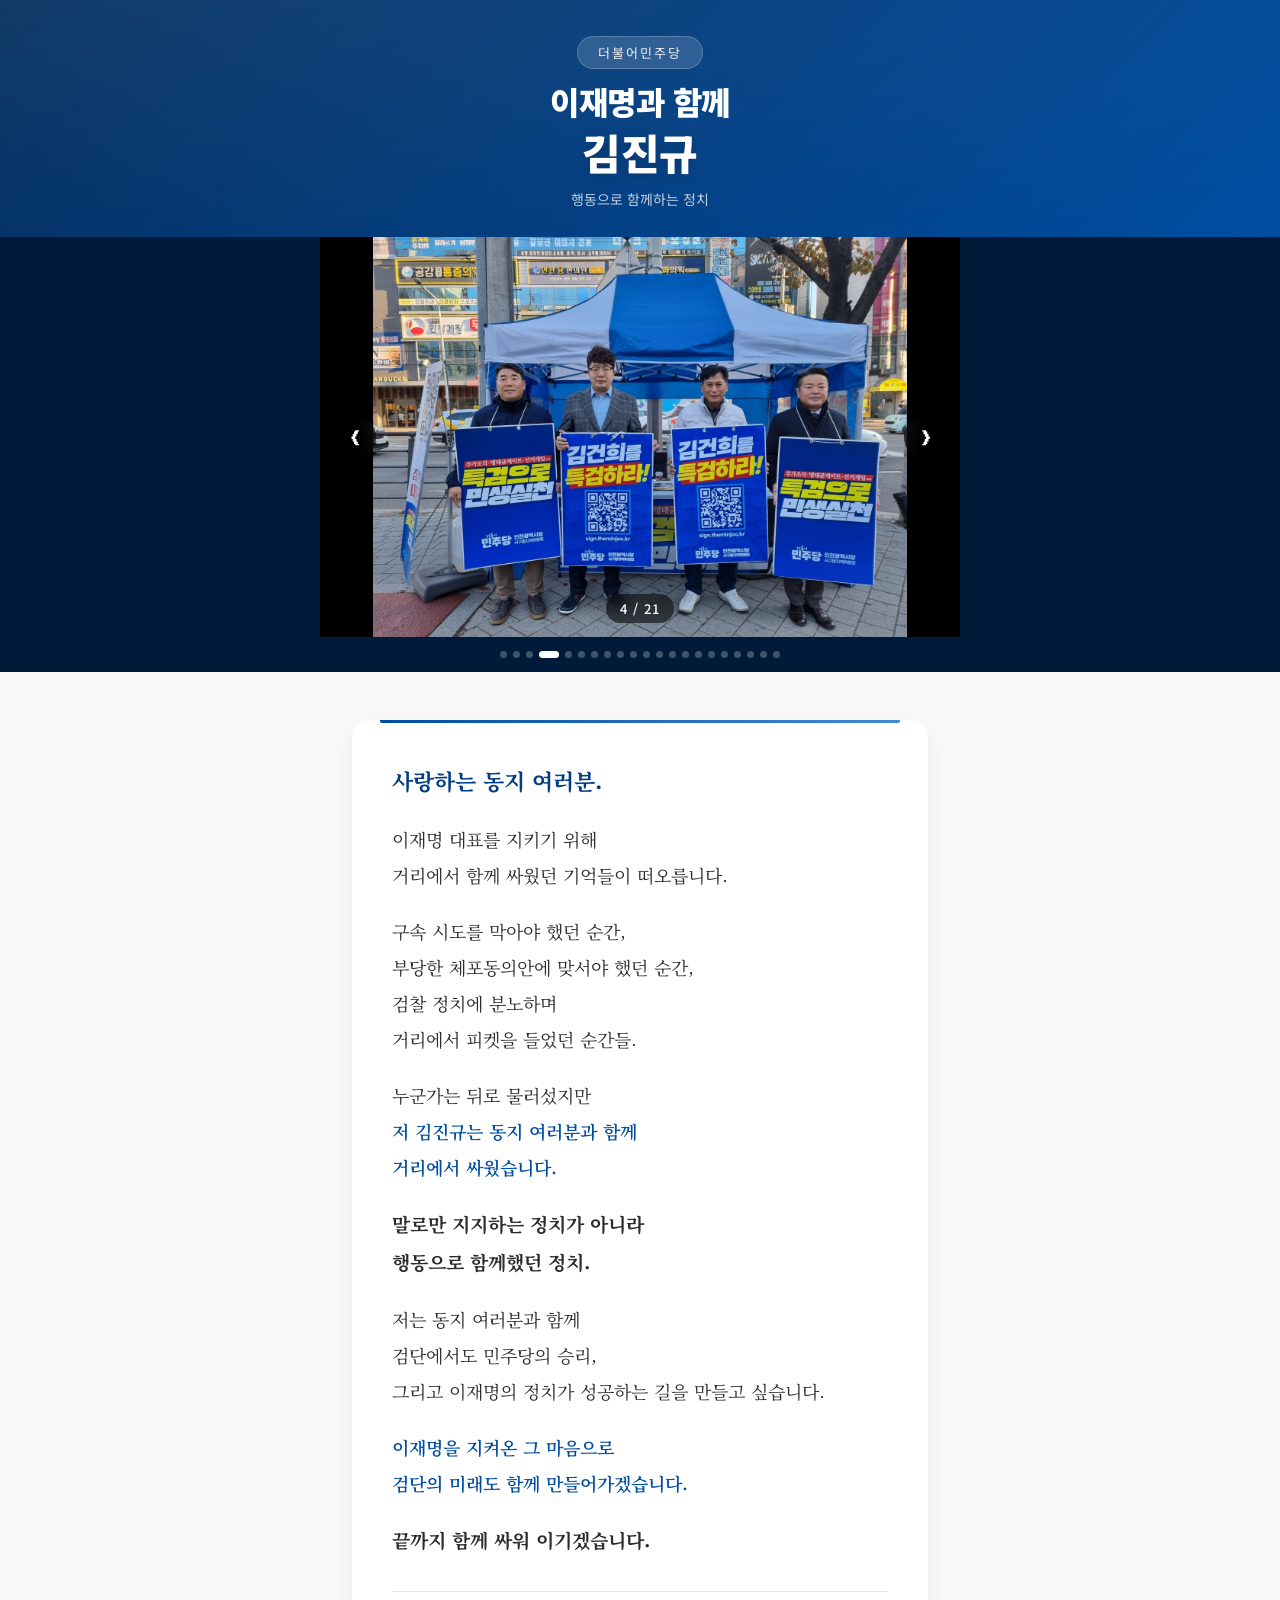
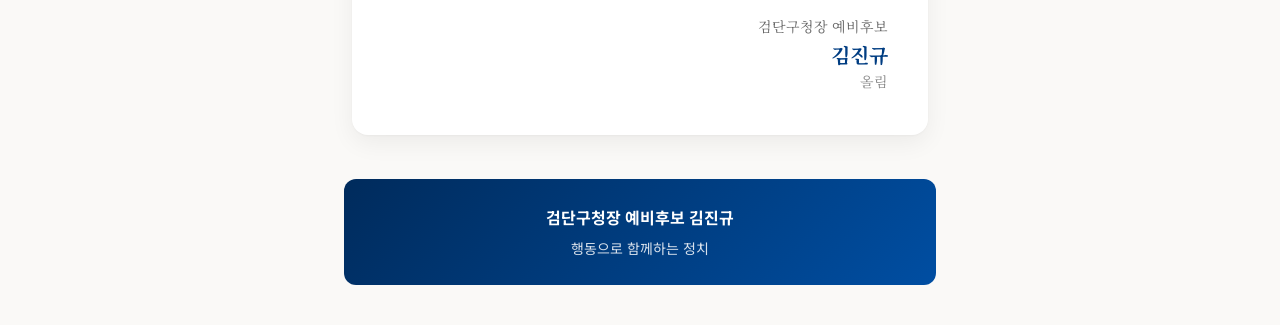
<file: index.html>
<!DOCTYPE html>
<html lang="ko">
<head>
    <meta charset="UTF-8">
    <meta name="viewport" content="width=device-width, initial-scale=1.0, user-scalable=no">
    <title>이재명과 함께 김진규</title>
    <meta name="description" content="행동으로 함께하는 정치 - 검단구청장 예비후보 김진규">
    <meta property="og:title" content="이재명과 함께 김진규">
    <meta property="og:description" content="행동으로 함께하는 정치 - 끝까지 함께 싸워 이기겠습니다.">
    <meta property="og:type" content="website">
    <style>
        @import url('https://fonts.googleapis.com/css2?family=Noto+Sans+KR:wght@400;500;700;900&family=Noto+Serif+KR:wght@400;600;700&display=swap');

        * {
            margin: 0;
            padding: 0;
            box-sizing: border-box;
        }

        :root {
            --blue-900: #001a3a;
            --blue-800: #002b5c;
            --blue-700: #003d82;
            --blue-600: #004EA2;
            --blue-500: #1a6abf;
            --blue-400: #3d8ad9;
            --blue-100: #dbeafe;
            --gold: #d4a843;
            --warm-white: #faf9f7;
        }

        html {
            scroll-behavior: smooth;
        }

        body {
            font-family: 'Noto Sans KR', sans-serif;
            background: var(--warm-white);
            color: #1a1a1a;
            overflow-x: hidden;
            -webkit-font-smoothing: antialiased;
        }

        /* ===== HEADER ===== */
        .header {
            background: linear-gradient(135deg, var(--blue-800) 0%, var(--blue-600) 100%);
            padding: 24px 20px 20px;
            text-align: center;
            position: relative;
            overflow: hidden;
        }

        .header::before {
            content: '';
            position: absolute;
            top: -50%;
            left: -50%;
            width: 200%;
            height: 200%;
            background: radial-gradient(ellipse at 30% 20%, rgba(255,255,255,0.08) 0%, transparent 60%);
            pointer-events: none;
        }

        .header-badge {
            display: inline-block;
            background: rgba(255,255,255,0.15);
            backdrop-filter: blur(10px);
            border: 1px solid rgba(255,255,255,0.2);
            border-radius: 50px;
            padding: 6px 20px;
            font-size: 13px;
            color: rgba(255,255,255,0.9);
            letter-spacing: 2px;
            margin-bottom: 12px;
        }

        .header h1 {
            font-family: 'Noto Sans KR', sans-serif;
            font-weight: 900;
            font-size: 28px;
            color: #fff;
            letter-spacing: -0.5px;
            line-height: 1.3;
        }

        .header h1 .name {
            font-size: 36px;
            display: block;
            margin-top: 2px;
            text-shadow: 0 2px 12px rgba(0,0,0,0.2);
        }

        .header-sub {
            margin-top: 10px;
            font-size: 14px;
            color: rgba(255,255,255,0.75);
            font-weight: 400;
        }

        /* ===== SLIDER ===== */
        .slider-section {
            background: var(--blue-900);
            position: relative;
        }

        .slider-container {
            position: relative;
            width: 100%;
            max-width: 640px;
            margin: 0 auto;
            overflow: hidden;
            touch-action: pan-y;
            aspect-ratio: 4/3;
            background: #000;
        }

        .slider-track {
            display: flex;
            transition: transform 0.4s cubic-bezier(0.25, 0.1, 0.25, 1);
            height: 100%;
        }

        .slider-track.dragging {
            transition: none;
        }

        .slide {
            min-width: 100%;
            height: 100%;
            display: flex;
            align-items: center;
            justify-content: center;
            background: #000;
        }

        .slide img {
            width: 100%;
            height: 100%;
            object-fit: contain;
            user-select: none;
            -webkit-user-drag: none;
        }

        .slider-btn {
            position: absolute;
            top: 50%;
            transform: translateY(-50%);
            width: 44px;
            height: 44px;
            border-radius: 50%;
            border: none;
            background: rgba(0,0,0,0.45);
            backdrop-filter: blur(8px);
            color: #fff;
            font-size: 20px;
            cursor: pointer;
            z-index: 10;
            display: flex;
            align-items: center;
            justify-content: center;
            transition: background 0.2s, transform 0.2s;
        }

        .slider-btn:hover {
            background: rgba(0,0,0,0.7);
            transform: translateY(-50%) scale(1.05);
        }

        .slider-btn:active {
            transform: translateY(-50%) scale(0.95);
        }

        .slider-btn.prev { left: 12px; }
        .slider-btn.next { right: 12px; }

        .slider-counter {
            position: absolute;
            bottom: 14px;
            left: 50%;
            transform: translateX(-50%);
            background: rgba(0,0,0,0.55);
            backdrop-filter: blur(8px);
            color: #fff;
            font-size: 13px;
            font-weight: 500;
            padding: 5px 14px;
            border-radius: 20px;
            z-index: 10;
            letter-spacing: 1px;
        }

        .slider-dots {
            display: flex;
            justify-content: center;
            gap: 6px;
            padding: 14px 20px;
            background: var(--blue-900);
            flex-wrap: wrap;
        }

        .slider-dot {
            width: 7px;
            height: 7px;
            border-radius: 50%;
            background: rgba(255,255,255,0.25);
            border: none;
            cursor: pointer;
            transition: all 0.3s;
            padding: 0;
        }

        .slider-dot.active {
            background: #fff;
            width: 20px;
            border-radius: 4px;
        }

        /* ===== LETTER ===== */
        .letter-section {
            max-width: 640px;
            margin: 0 auto;
            padding: 40px 24px 20px;
        }

        .letter-card {
            background: #fff;
            border-radius: 16px;
            padding: 36px 28px;
            box-shadow:
                0 1px 3px rgba(0,0,0,0.04),
                0 8px 24px rgba(0,0,0,0.06);
            position: relative;
        }

        .letter-card::before {
            content: '';
            position: absolute;
            top: 0;
            left: 28px;
            right: 28px;
            height: 3px;
            background: linear-gradient(90deg, var(--blue-600), var(--blue-400));
            border-radius: 0 0 2px 2px;
        }

        .letter-greeting {
            font-family: 'Noto Serif KR', serif;
            font-size: 22px;
            font-weight: 700;
            color: var(--blue-700);
            margin-bottom: 24px;
            line-height: 1.5;
        }

        .letter-body {
            font-family: 'Noto Serif KR', serif;
            font-size: 18px;
            line-height: 2;
            color: #2c2c2c;
            word-break: keep-all;
        }

        .letter-body p {
            margin-bottom: 20px;
        }

        .letter-body .highlight {
            color: var(--blue-600);
            font-weight: 600;
        }

        .letter-body .emphasis {
            font-weight: 700;
            font-size: 19px;
        }

        .letter-sign {
            margin-top: 32px;
            padding-top: 24px;
            border-top: 1px solid #e8e8e8;
            text-align: right;
            font-family: 'Noto Serif KR', serif;
        }

        .letter-sign .role {
            font-size: 14px;
            color: #666;
            margin-bottom: 4px;
        }

        .letter-sign .name {
            font-size: 20px;
            font-weight: 700;
            color: var(--blue-700);
        }

        .letter-sign .olim {
            font-size: 14px;
            color: #888;
            margin-top: 2px;
        }

        /* ===== FOOTER ===== */
        .footer {
            max-width: 640px;
            margin: 0 auto;
            padding: 20px 24px 40px;
        }

        .footer-inner {
            background: linear-gradient(135deg, var(--blue-800), var(--blue-600));
            border-radius: 12px;
            padding: 24px;
            text-align: center;
            color: rgba(255,255,255,0.85);
            font-size: 14px;
            line-height: 1.8;
        }

        .footer-inner strong {
            color: #fff;
            font-size: 16px;
            display: block;
            margin-bottom: 4px;
        }

        /* ===== RESPONSIVE ===== */
        @media (max-width: 420px) {
            .header h1 { font-size: 22px; }
            .header h1 .name { font-size: 30px; }
            .letter-card { padding: 28px 22px; }
            .letter-greeting { font-size: 20px; }
            .letter-body { font-size: 17px; }
            .slider-btn { width: 38px; height: 38px; font-size: 18px; }
        }

        @media (min-width: 641px) {
            .slider-container { aspect-ratio: 16/10; }
            .header { padding: 36px 20px 28px; }
            .header h1 { font-size: 32px; }
            .header h1 .name { font-size: 42px; }
            .letter-section { padding: 48px 32px 24px; }
            .letter-card { padding: 44px 40px; }
        }

        /* Preload animation */
        .fade-in {
            opacity: 0;
            transform: translateY(20px);
            animation: fadeUp 0.6s ease forwards;
        }

        .fade-in.delay-1 { animation-delay: 0.15s; }
        .fade-in.delay-2 { animation-delay: 0.3s; }

        @keyframes fadeUp {
            to {
                opacity: 1;
                transform: translateY(0);
            }
        }
    </style>
</head>
<body>

    <!-- HEADER -->
    <header class="header">
        <div class="header-badge">더불어민주당</div>
        <h1>
            이재명과 함께
            <span class="name">김진규</span>
        </h1>
        <p class="header-sub">행동으로 함께하는 정치</p>
    </header>

    <!-- PHOTO SLIDER -->
    <section class="slider-section">
        <div class="slider-container" id="slider">
            <div class="slider-track" id="sliderTrack">
                <div class="slide"><img src="images/KakaoTalk_20260310_152317696.jpg" alt="거리에서 함께한 순간 1" loading="eager"></div>
                <div class="slide"><img src="images/KakaoTalk_20260310_152317696_01.jpg" alt="거리에서 함께한 순간 2" loading="lazy"></div>
                <div class="slide"><img src="images/KakaoTalk_20260310_152317696_02.jpg" alt="거리에서 함께한 순간 3" loading="lazy"></div>
                <div class="slide"><img src="images/KakaoTalk_20260310_152317696_03.jpg" alt="거리에서 함께한 순간 4" loading="lazy"></div>
                <div class="slide"><img src="images/KakaoTalk_20260310_152317696_04.jpg" alt="거리에서 함께한 순간 5" loading="lazy"></div>
                <div class="slide"><img src="images/KakaoTalk_20260310_152317696_05.jpg" alt="거리에서 함께한 순간 6" loading="lazy"></div>
                <div class="slide"><img src="images/KakaoTalk_20260310_152317696_06.jpg" alt="거리에서 함께한 순간 7" loading="lazy"></div>
                <div class="slide"><img src="images/KakaoTalk_20260310_152317696_07.jpg" alt="거리에서 함께한 순간 8" loading="lazy"></div>
                <div class="slide"><img src="images/KakaoTalk_20260310_152317696_08.jpg" alt="거리에서 함께한 순간 9" loading="lazy"></div>
                <div class="slide"><img src="images/KakaoTalk_20260310_152317696_09.jpg" alt="거리에서 함께한 순간 10" loading="lazy"></div>
                <div class="slide"><img src="images/KakaoTalk_20260310_152317696_10.jpg" alt="거리에서 함께한 순간 11" loading="lazy"></div>
                <div class="slide"><img src="images/KakaoTalk_20260310_152317696_11.jpg" alt="거리에서 함께한 순간 12" loading="lazy"></div>
                <div class="slide"><img src="images/KakaoTalk_20260310_152317696_12.jpg" alt="거리에서 함께한 순간 13" loading="lazy"></div>
                <div class="slide"><img src="images/KakaoTalk_20260310_152317696_13.jpg" alt="거리에서 함께한 순간 14" loading="lazy"></div>
                <div class="slide"><img src="images/KakaoTalk_20260310_152317696_14.jpg" alt="거리에서 함께한 순간 15" loading="lazy"></div>
                <div class="slide"><img src="images/KakaoTalk_20260310_152317696_15.jpg" alt="거리에서 함께한 순간 16" loading="lazy"></div>
                <div class="slide"><img src="images/KakaoTalk_20260310_152317696_16.jpg" alt="거리에서 함께한 순간 17" loading="lazy"></div>
                <div class="slide"><img src="images/KakaoTalk_20260310_152317696_17.jpg" alt="거리에서 함께한 순간 18" loading="lazy"></div>
                <div class="slide"><img src="images/KakaoTalk_20260310_152317696_18.jpg" alt="거리에서 함께한 순간 19" loading="lazy"></div>
                <div class="slide"><img src="images/KakaoTalk_20260310_152317696_19.jpg" alt="거리에서 함께한 순간 20" loading="lazy"></div>
                <div class="slide"><img src="images/KakaoTalk_20260310_152317696_20.jpg" alt="거리에서 함께한 순간 21" loading="lazy"></div>
            </div>
            <button class="slider-btn prev" id="prevBtn" aria-label="이전 사진">&#10094;</button>
            <button class="slider-btn next" id="nextBtn" aria-label="다음 사진">&#10095;</button>
            <div class="slider-counter" id="counter">1 / 21</div>
        </div>
        <div class="slider-dots" id="dots"></div>
    </section>

    <!-- LETTER -->
    <section class="letter-section">
        <div class="letter-card fade-in">
            <div class="letter-greeting">
                사랑하는 동지 여러분.
            </div>
            <div class="letter-body">
                <p>
                    이재명 대표를 지키기 위해<br>
                    거리에서 함께 싸웠던 기억들이 떠오릅니다.
                </p>
                <p>
                    구속 시도를 막아야 했던 순간,<br>
                    부당한 체포동의안에 맞서야 했던 순간,<br>
                    검찰 정치에 분노하며<br>
                    거리에서 피켓을 들었던 순간들.
                </p>
                <p>
                    누군가는 뒤로 물러섰지만<br>
                    <span class="highlight">저 김진규는 동지 여러분과 함께<br>
                    거리에서 싸웠습니다.</span>
                </p>
                <p class="emphasis">
                    말로만 지지하는 정치가 아니라<br>
                    행동으로 함께했던 정치.
                </p>
                <p>
                    저는 동지 여러분과 함께<br>
                    검단에서도 민주당의 승리,<br>
                    그리고 이재명의 정치가 성공하는 길을 만들고 싶습니다.
                </p>
                <p>
                    <span class="highlight">이재명을 지켜온 그 마음으로<br>
                    검단의 미래도 함께 만들어가겠습니다.</span>
                </p>
                <p class="emphasis">
                    끝까지 함께 싸워 이기겠습니다.
                </p>
            </div>
            <div class="letter-sign">
                <div class="role">검단구청장 예비후보</div>
                <div class="name">김진규</div>
                <div class="olim">올림</div>
            </div>
        </div>
    </section>

    <!-- FOOTER -->
    <footer class="footer">
        <div class="footer-inner fade-in delay-2">
            <strong>검단구청장 예비후보 김진규</strong>
            행동으로 함께하는 정치
        </div>
    </footer>

    <script>
        (function() {
            const track = document.getElementById('sliderTrack');
            const slider = document.getElementById('slider');
            const counter = document.getElementById('counter');
            const dotsContainer = document.getElementById('dots');
            const totalSlides = 21;
            let currentIndex = 0;
            let startX = 0;
            let currentTranslate = 0;
            let prevTranslate = 0;
            let isDragging = false;
            let animationId = null;
            let autoPlayTimer = null;

            // Create dots
            for (let i = 0; i < totalSlides; i++) {
                const dot = document.createElement('button');
                dot.className = 'slider-dot' + (i === 0 ? ' active' : '');
                dot.setAttribute('aria-label', '사진 ' + (i + 1));
                dot.addEventListener('click', function() { goTo(i); });
                dotsContainer.appendChild(dot);
            }

            function updateUI() {
                counter.textContent = (currentIndex + 1) + ' / ' + totalSlides;
                const dots = dotsContainer.querySelectorAll('.slider-dot');
                dots.forEach(function(d, i) {
                    d.className = 'slider-dot' + (i === currentIndex ? ' active' : '');
                });
            }

            function goTo(index) {
                if (index < 0) index = totalSlides - 1;
                if (index >= totalSlides) index = 0;
                currentIndex = index;
                const offset = -currentIndex * slider.offsetWidth;
                track.style.transform = 'translateX(' + offset + 'px)';
                prevTranslate = offset;
                updateUI();
                resetAutoPlay();
            }

            // Navigation buttons
            document.getElementById('prevBtn').addEventListener('click', function() { goTo(currentIndex - 1); });
            document.getElementById('nextBtn').addEventListener('click', function() { goTo(currentIndex + 1); });

            // Touch / Mouse events
            function getPositionX(e) {
                return e.type.includes('mouse') ? e.pageX : e.touches[0].clientX;
            }

            function touchStart(e) {
                isDragging = true;
                startX = getPositionX(e);
                track.classList.add('dragging');
                if (animationId) cancelAnimationFrame(animationId);
                clearAutoPlay();
            }

            function touchMove(e) {
                if (!isDragging) return;
                var currentX = getPositionX(e);
                var diff = currentX - startX;
                currentTranslate = prevTranslate + diff;
                track.style.transform = 'translateX(' + currentTranslate + 'px)';
            }

            function touchEnd() {
                isDragging = false;
                track.classList.remove('dragging');
                var movedBy = currentTranslate - prevTranslate;
                var threshold = slider.offsetWidth * 0.15;
                if (movedBy < -threshold) {
                    goTo(currentIndex + 1);
                } else if (movedBy > threshold) {
                    goTo(currentIndex - 1);
                } else {
                    goTo(currentIndex);
                }
            }

            slider.addEventListener('touchstart', touchStart, { passive: true });
            slider.addEventListener('touchmove', touchMove, { passive: true });
            slider.addEventListener('touchend', touchEnd);
            slider.addEventListener('mousedown', touchStart);
            slider.addEventListener('mousemove', touchMove);
            slider.addEventListener('mouseup', touchEnd);
            slider.addEventListener('mouseleave', function() {
                if (isDragging) touchEnd();
            });

            // Prevent image drag
            slider.addEventListener('dragstart', function(e) { e.preventDefault(); });

            // Keyboard navigation
            document.addEventListener('keydown', function(e) {
                if (e.key === 'ArrowLeft') goTo(currentIndex - 1);
                if (e.key === 'ArrowRight') goTo(currentIndex + 1);
            });

            // Auto play
            function startAutoPlay() {
                autoPlayTimer = setInterval(function() {
                    goTo(currentIndex + 1);
                }, 4000);
            }

            function clearAutoPlay() {
                if (autoPlayTimer) clearInterval(autoPlayTimer);
            }

            function resetAutoPlay() {
                clearAutoPlay();
                startAutoPlay();
            }

            startAutoPlay();

            // Handle resize
            window.addEventListener('resize', function() {
                goTo(currentIndex);
            });

            // Intersection Observer for fade-in
            var observer = new IntersectionObserver(function(entries) {
                entries.forEach(function(entry) {
                    if (entry.isIntersecting) {
                        entry.target.style.animationPlayState = 'running';
                    }
                });
            }, { threshold: 0.1 });

            document.querySelectorAll('.fade-in').forEach(function(el) {
                el.style.animationPlayState = 'paused';
                observer.observe(el);
            });
        })();
    </script>
</body>
</html>
</file>
